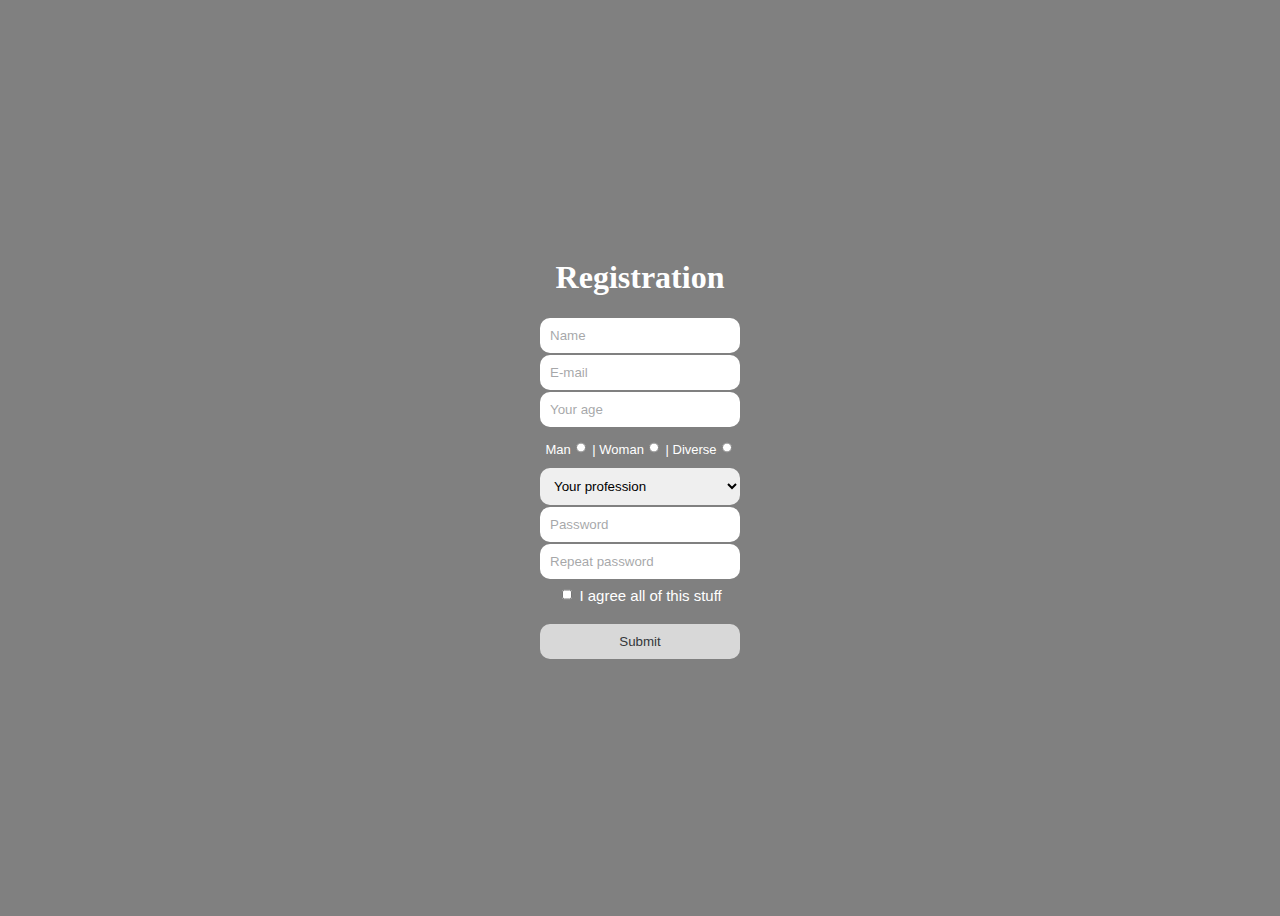
<file: REG/index.html>
<!DOCTYPE html>
<html lang="en">
<head>
    <meta charset="UTF-8">
    <meta http-equiv="X-UA-Compatible" content="IE=edge">
    <meta name="viewport" content="width=device-width, initial-scale=1.0">
    <link rel="stylesheet" href="style.css">
    <title>Login</title>
</head>
<body>
<div id="container">
    <h1>Registration</h1>
    <div class="name">
        <input type="text" id="name_input" placeholder="Name" minlength="2" maxlength="20" required>
    </div>
    <div class="email">
        <input type="email" id="email_input" placeholder="E-mail" required>
    </div>
    <div class="age">
        <input type="number" min ="0" id="age_input" placeholder="Your age" required>
    </div>
    <div class="gender">
        Man<input type="radio" name="sex" id="man" class="radio-styles"> |
        Woman<input type="radio" name="sex" id="woman" class="radio-styles"> |
        Diverse<input type="radio" name="sex" id="diverse" class="radio-styles">
    </div>
    <div class="profession">
        <select name="prof" id="profession_input" required>
            <option value="" disabled selected hidden>Your profession</option>
            <option value="1">Medizin</option>
            <option value="2">Education</option>
            <option value="3">IT</option>
            <option value="4">Design</option>
            <option value="5">Engineering</option>
            <option value="6">Trading</option>
            <option value="7">Other</option>
        </select>
    </div>
    <div class="password">
        <input type="password" id="password_input" placeholder="Password" required>
    </div>
    <div class="repeat">
        <input type="password" id="repeat_input" placeholder="Repeat password" required>
    </div>
    <div class="agree">
        <input type="checkbox" class="radio-styles" id="checkbox_input"> I agree all of this stuff
    </div>
    <div>
        <button id="validate" required>Submit</button>
    </div>

</div>
    <script src="script.js"></script>
</body>
</html>
</file>
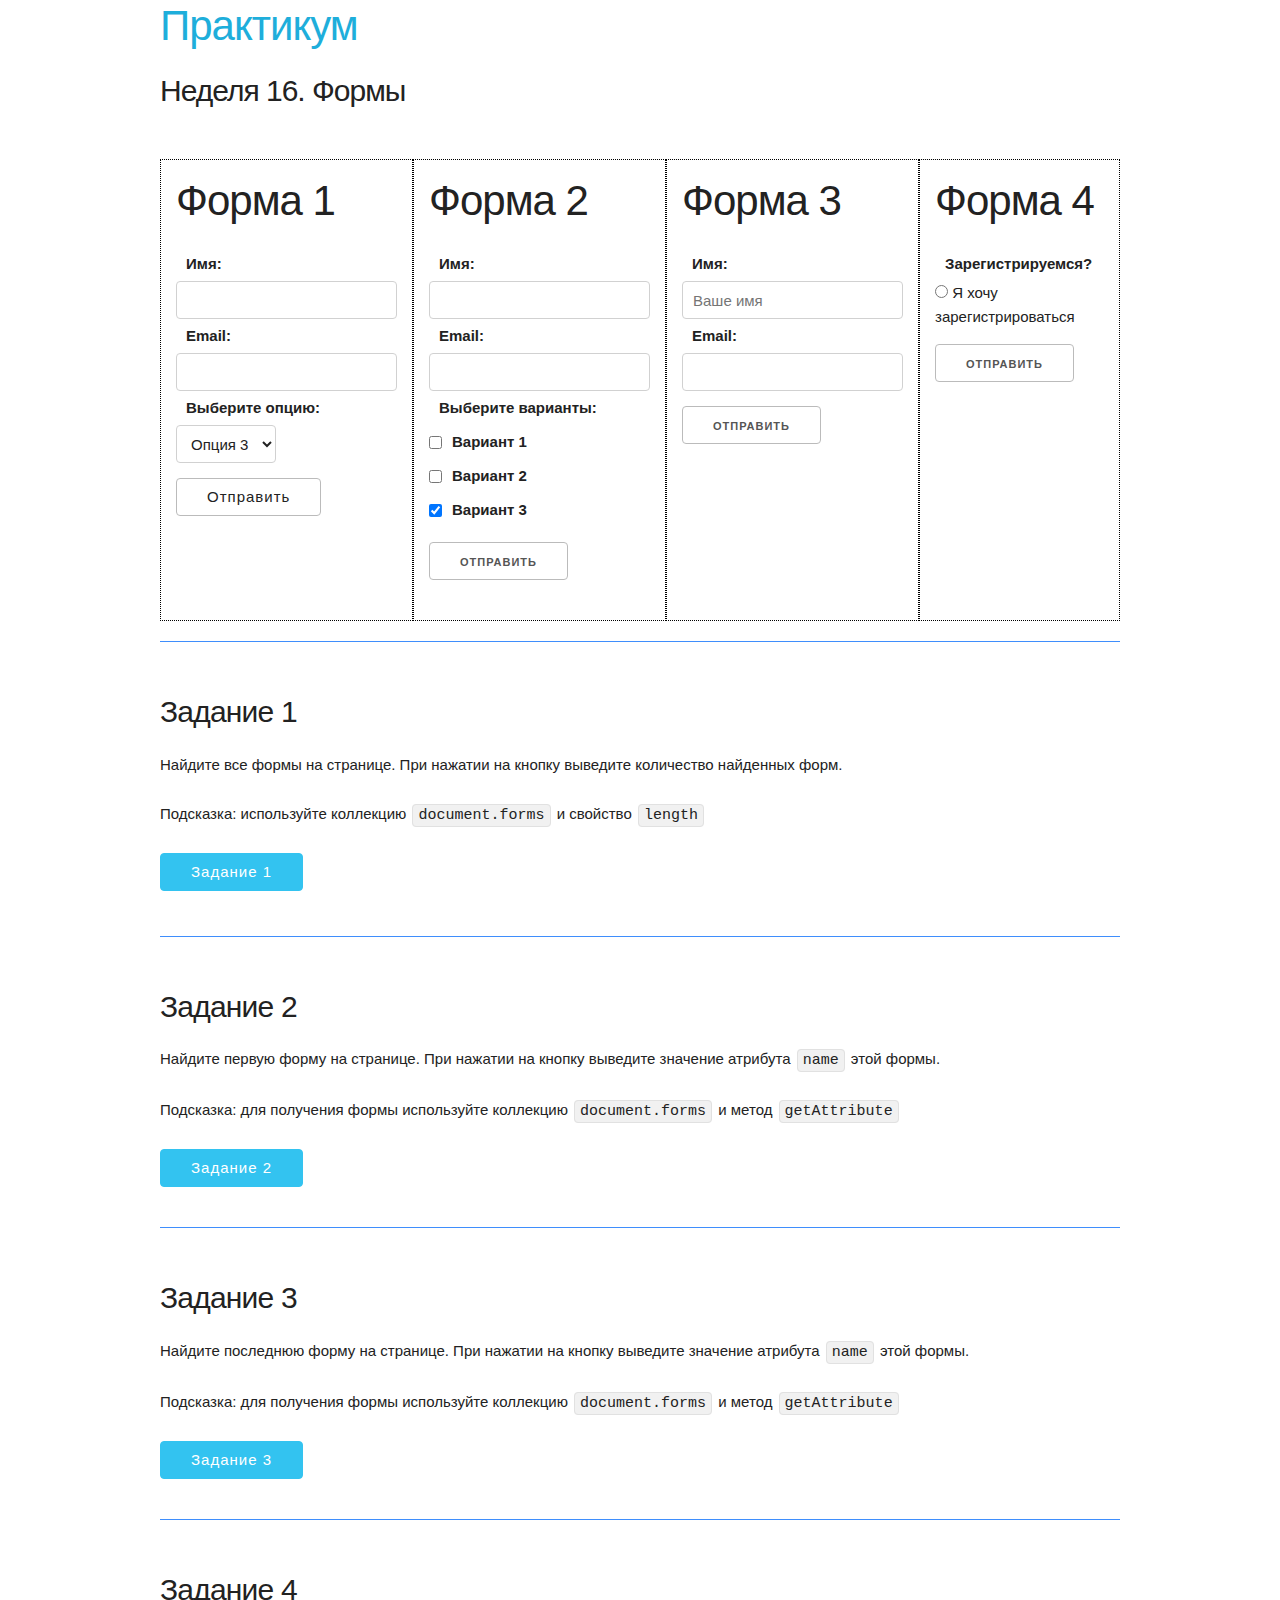
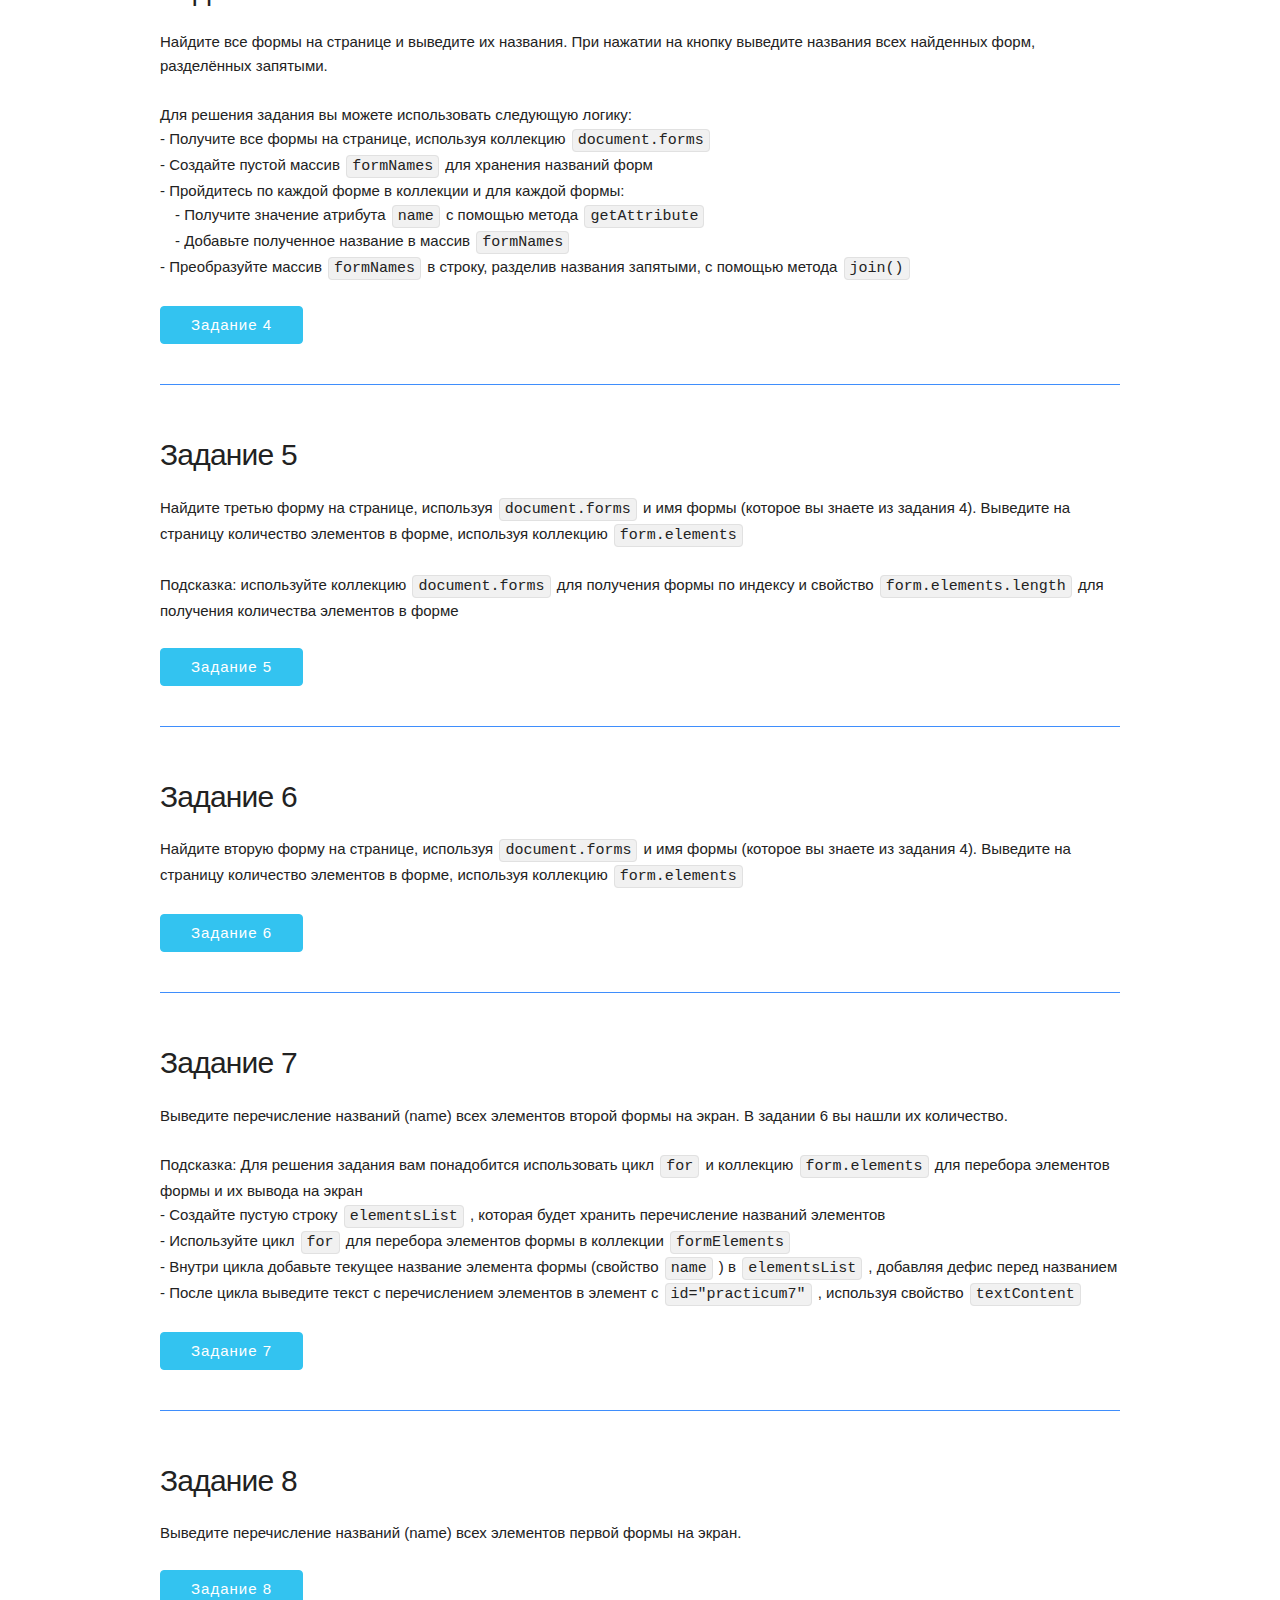
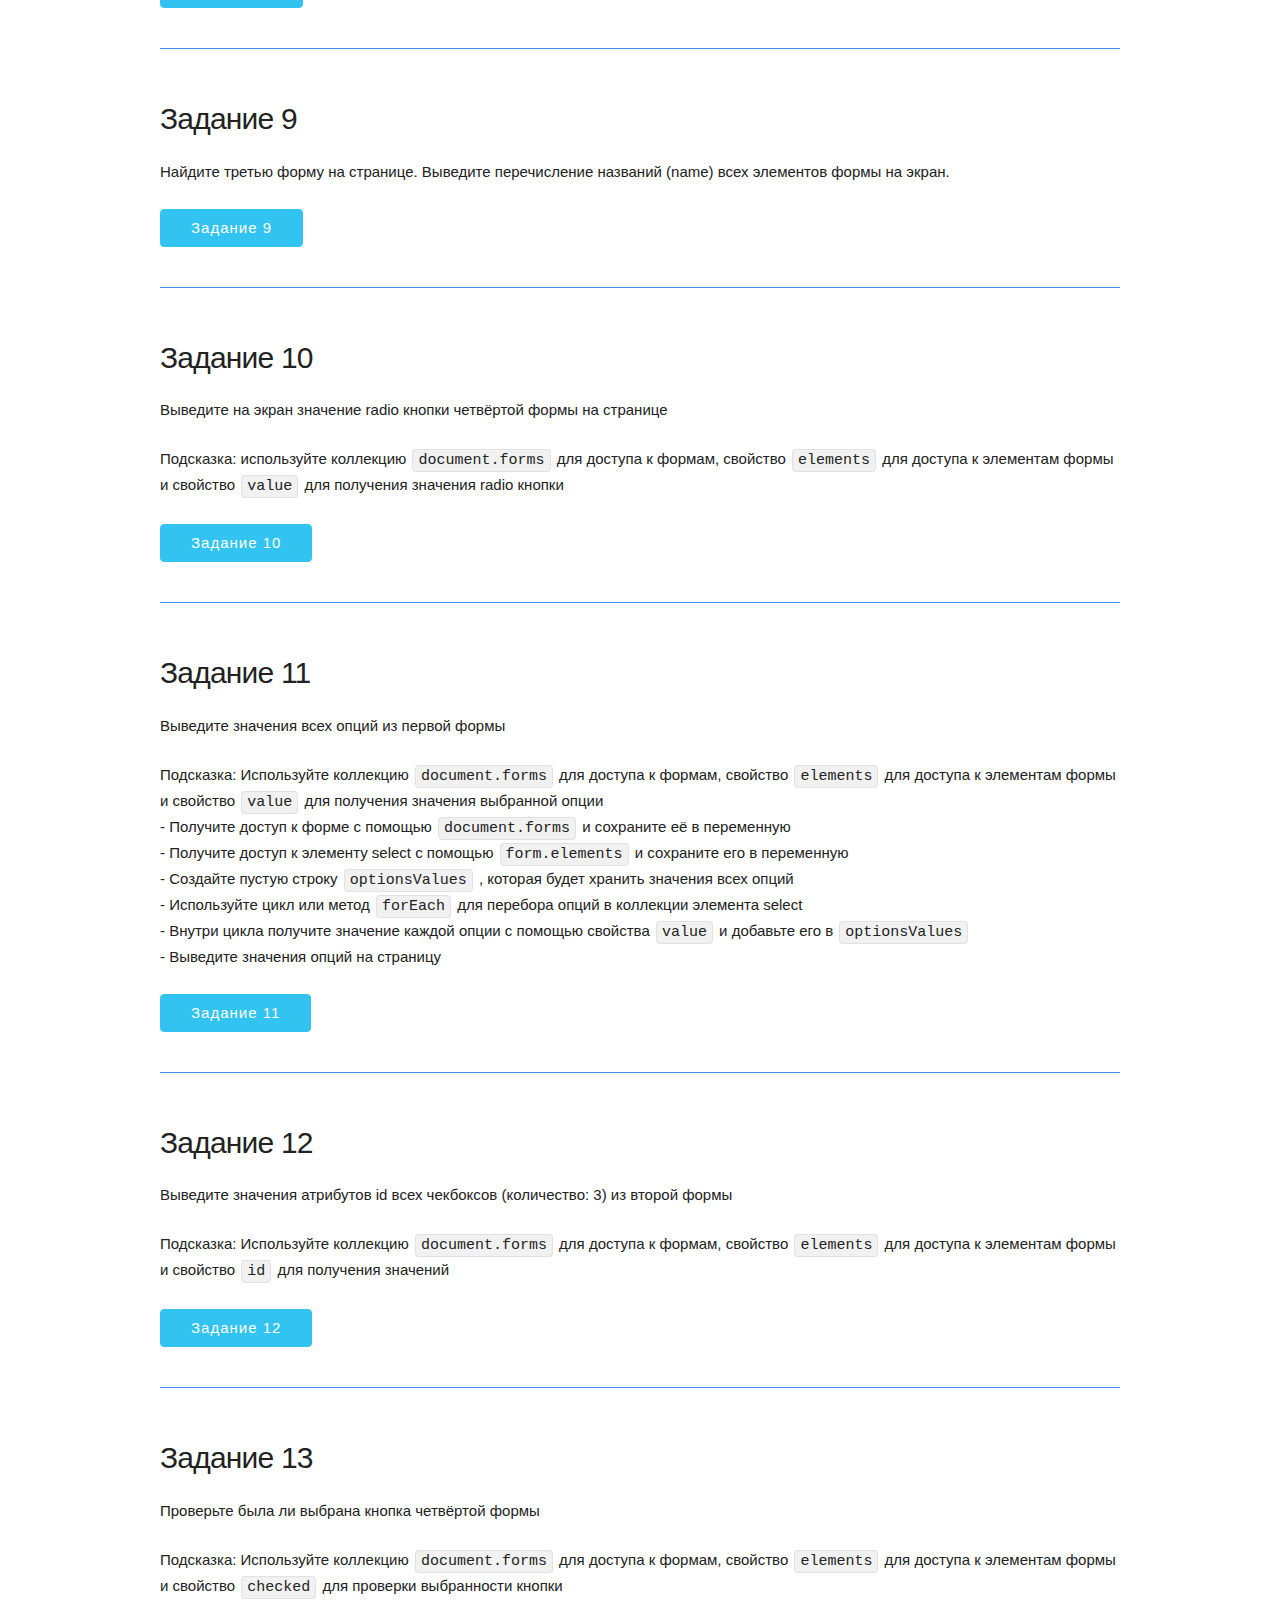
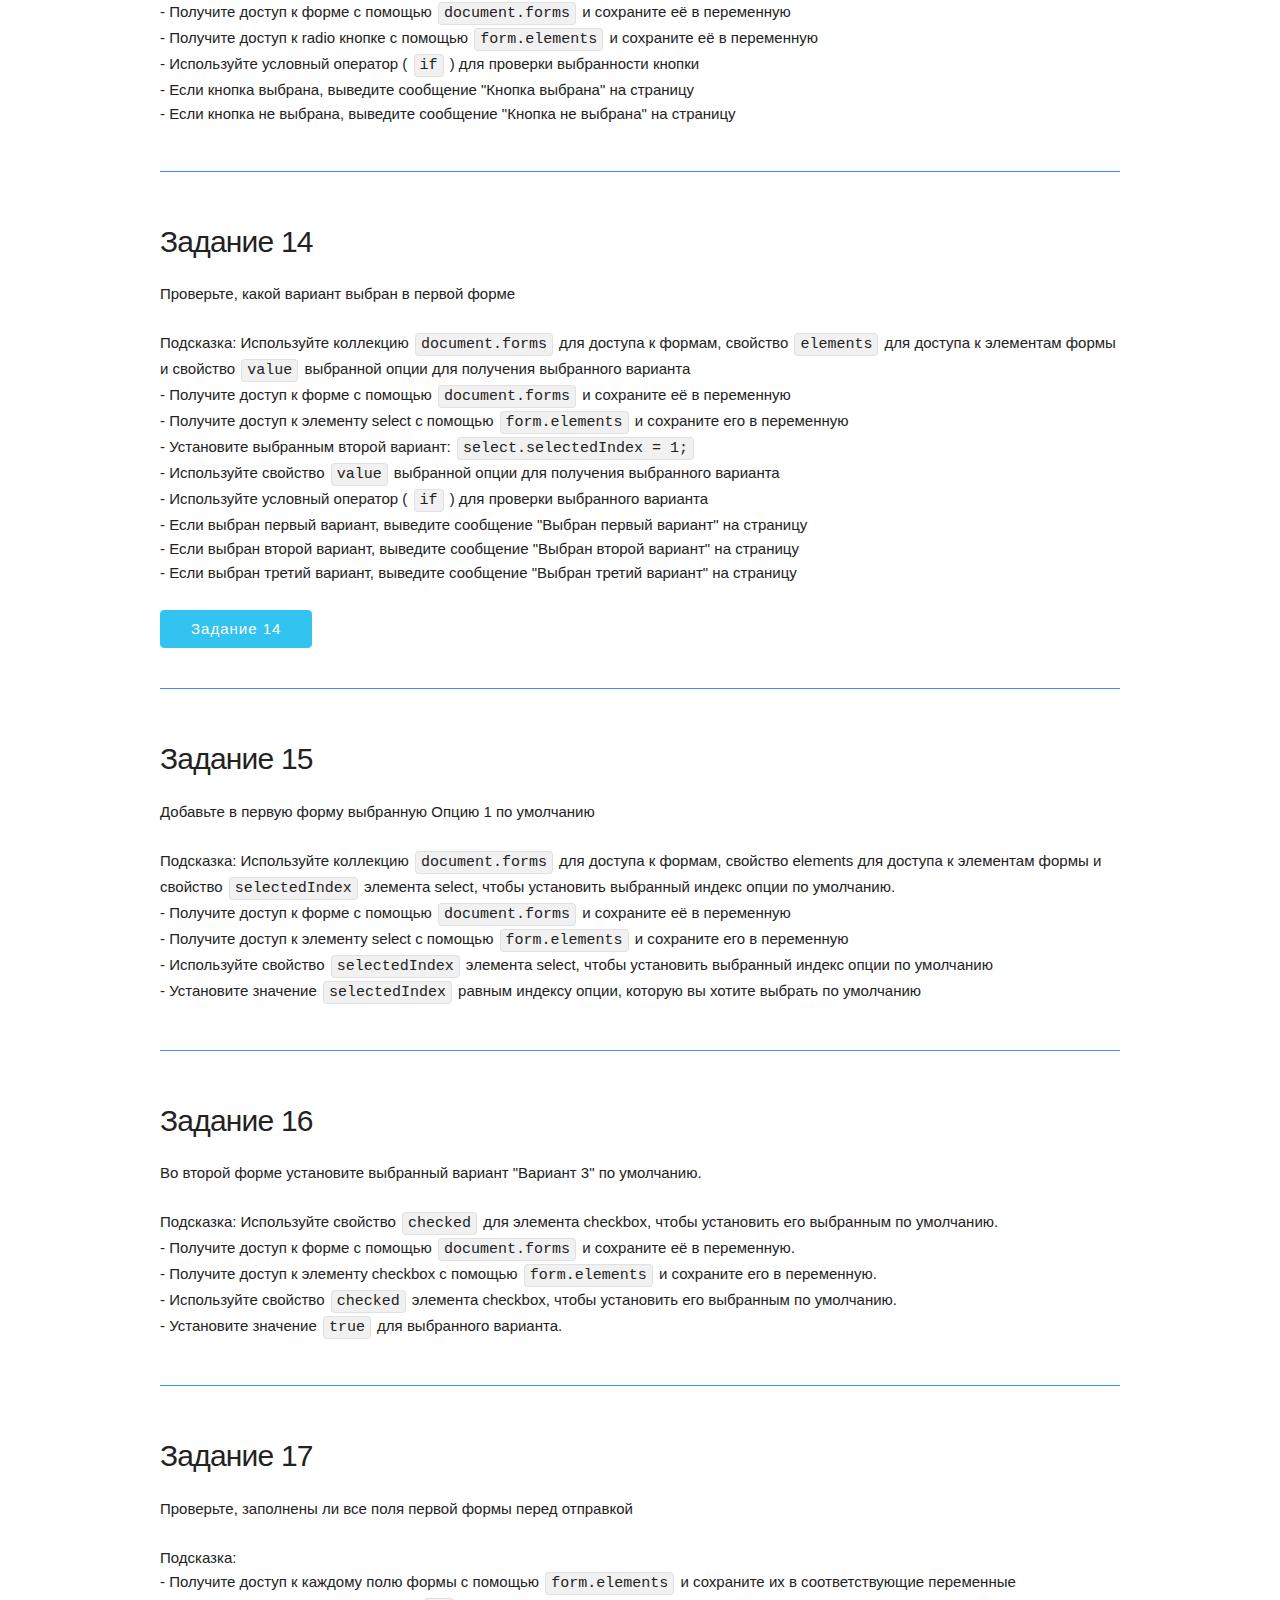
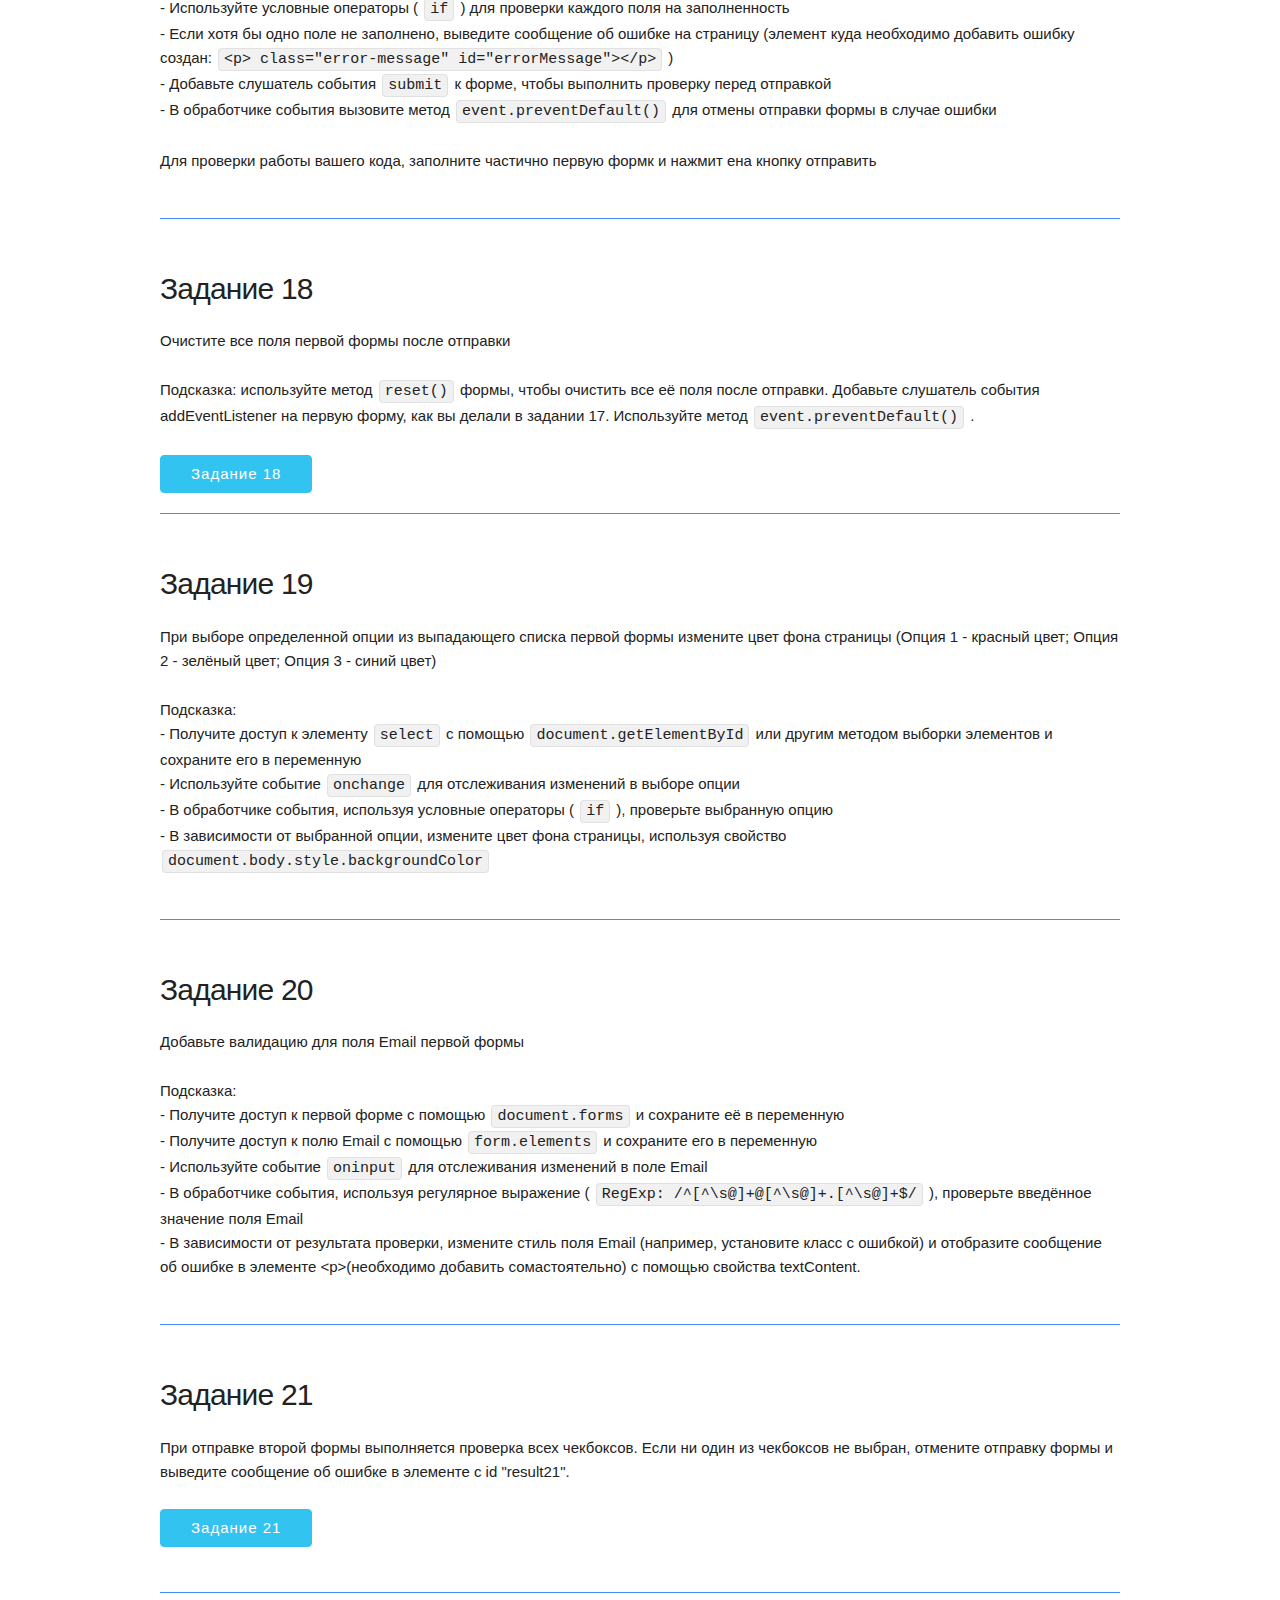
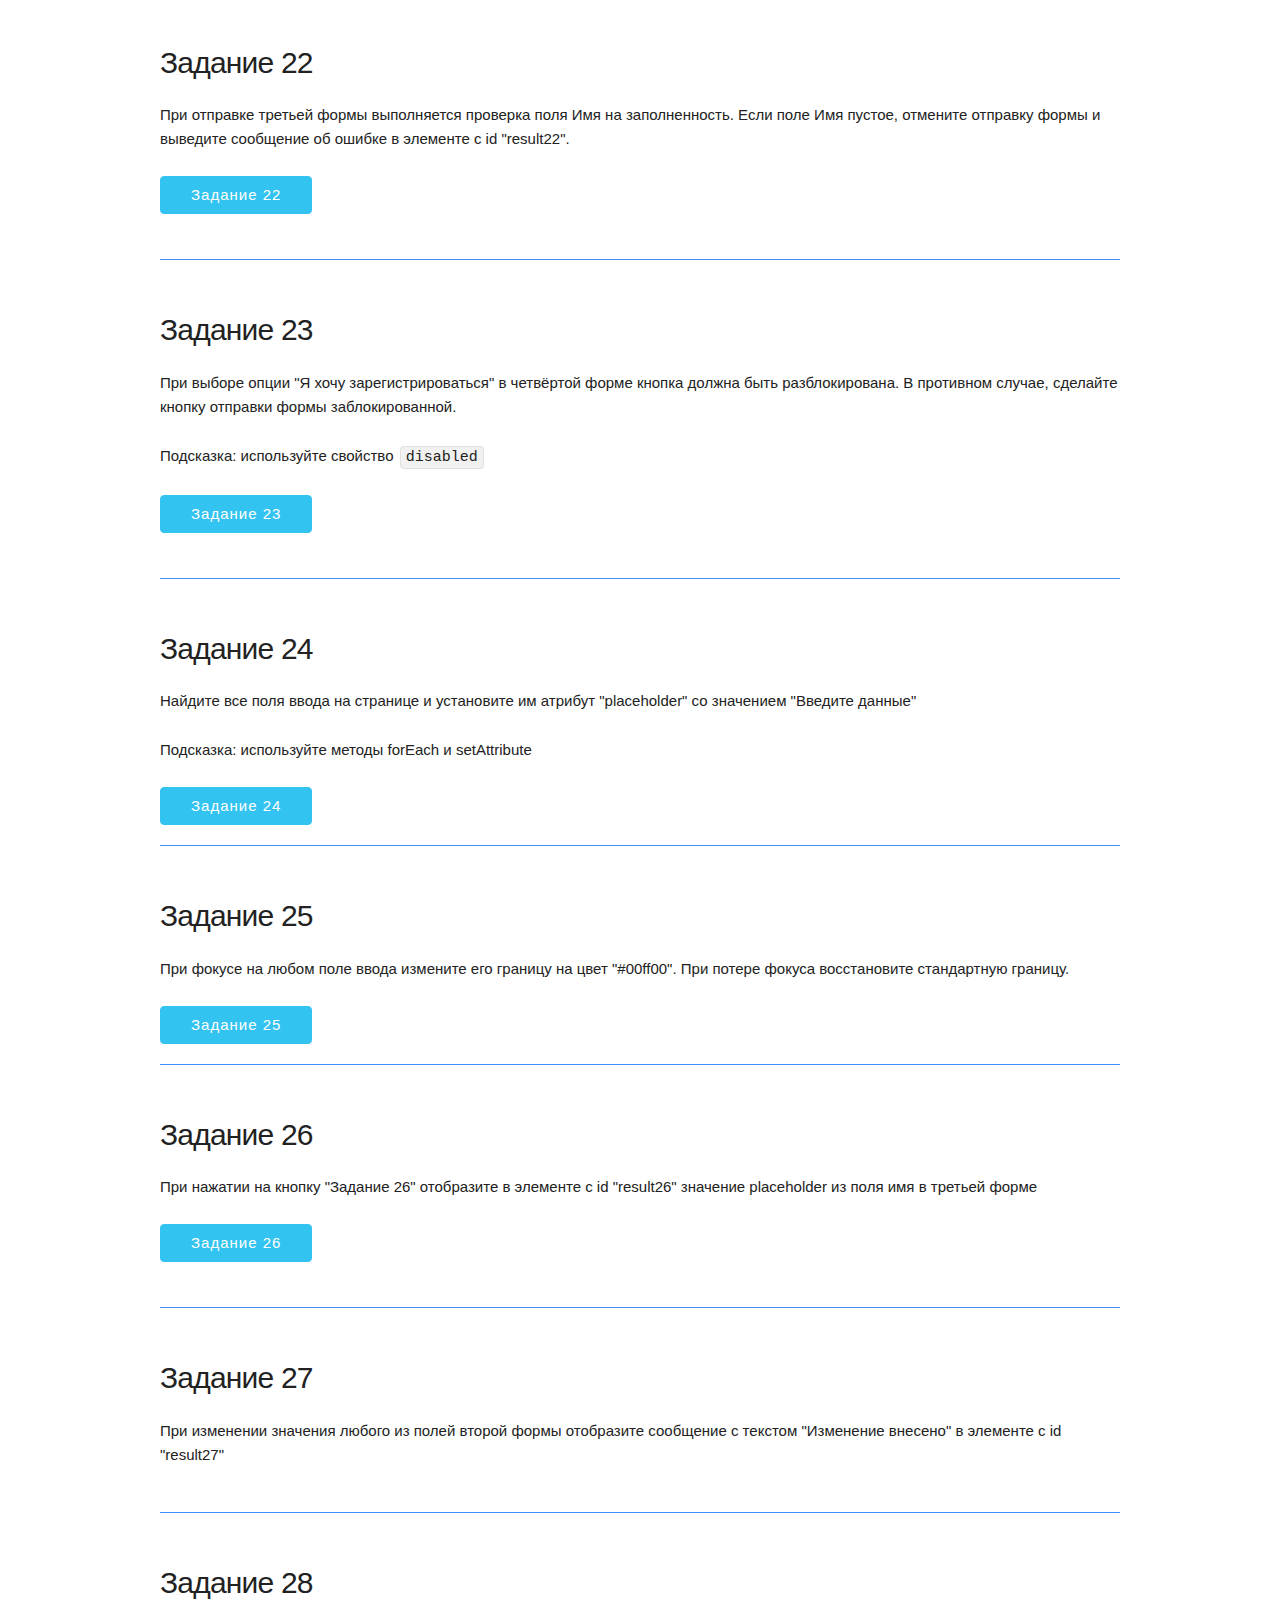
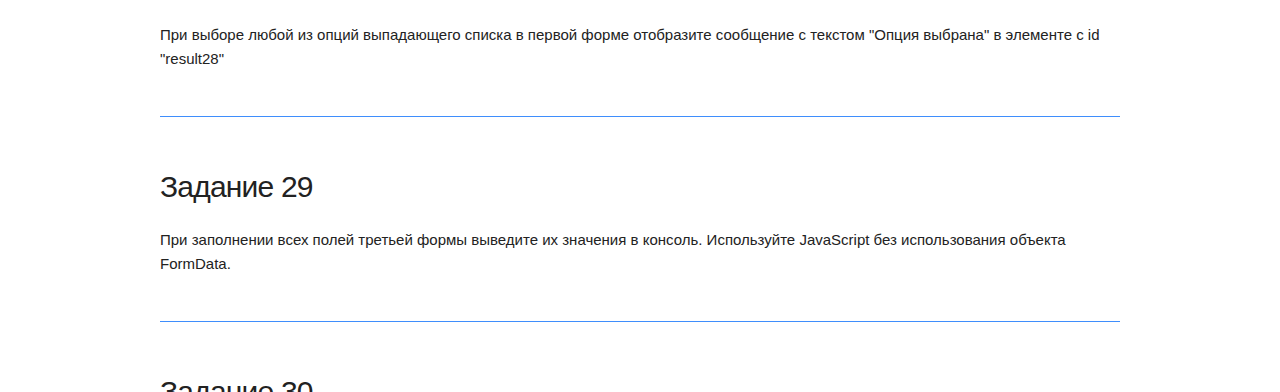
<file: week16/week16.html>
<!DOCTYPE html>
<html lang="ru">
	<head>
		<meta charset="UTF-8" />
		<meta name="viewport" content="width=device-width, initial-scale=1.0" />
		<meta http-equiv="X-UA-Compatible" content="ie=edge" />
		<title>JS 2.0. Практикум.</title>
		<link rel="stylesheet" href="./assets/style.css" />
		<link rel="stylesheet" href="assets/skeleton.css" />
		<link rel="stylesheet" href="assets/normalize.css" />
	</head>

	<body>
		<div class="container">
			<h2><a>Практикум</a></h2>
			<h1>Неделя 16. Формы</h1>

			<section class="formsAll">
				<div class="form">
					<h2>Форма 1</h2>
					<form name="formOne" class="firstForm">
						<label for="firstName" class="form__label">Имя:</label>
						<input type="text" id="firstName" name="firstName" class="form__input" />
						<br />

						<label for="firstEmail" class="form__label">Email:</label>
						<input type="email" id="firstEmail" name="firstEmail" class="form__input" placeholder=""/>
						<br />

						<label for="firstSelect" class="form__label">Выберите опцию:</label>
						<select id="firstSelect" name="firstSelect" class="form__select">
							<option value="Опция 1">Опция 1</option>
							<option value="Опция 2">Опция 2</option>
							<option value="Опция 3">Опция 3</option>
						</select>
						<br />

						<button type="submit" name="firstButton" class="form__submit">Отправить</button>
						<p class="error-message" id="errorMessage"></p>
					</form>
				</div>

				<div class="form">
					<h2>Форма 2</h2>
					<form name="formTwo" class="secondForm">
						<label for="secondName" class="form__label">Имя:</label>
						<input type="text" id="secondName" name="secondName" class="form__input" />
						<br />

						<label for="secondEmail" class="form__label">Email:</label>
						<input type="email" id="secondEmail" name="secondEmail" class="form__input" />
						<br />

						<label class="form__label">Выберите варианты:</label>

						<div class="flex">
							<input type="checkbox" id="checkbox1" name="checkboxOne" class="form__checkbox" />
							<label for="checkbox1">Вариант 1</label>
						</div>

						<div class="flex">
							<input type="checkbox" id="checkbox2" name="checkboxTwo" class="form__checkbox" />
							<label for="checkbox2">Вариант 2</label>
						</div>

						<div class="flex">
							<input type="checkbox" id="checkbox3" name="checkboxThree" class="form__checkbox" />
							<label for="checkbox3">Вариант 3</label>
						</div>

						<input name="secondButton" type="submit" value="Отправить" class="form__submit" />
					</form>
				</div>

				<div class="form">
					<h2>Форма 3</h2>
					<form name="formThree" class="thirdForm">
						<label for="thirdName" class="form__label">Имя:</label>
						<input
							type="text"
							id="thirdName"
							name="thirdName"
							class="form__input"
							placeholder="Ваше имя" />
						<br />

						<label for="thirdEmail" class="form__label">Email:</label>
						<input type="email" id="thirdEmail" name="thirdEmail" class="form__input" />
						<br />

						<input type="submit" name="thirdButton" value="Отправить" class="form__submit" />
					</form>
				</div>

				<div class="form">
					<h2>Форма 4</h2>
					<form name="lastForm" class="fourthForm">
						<label class="form__label">Зарегистрируемся?</label>
						<input
							type="radio"
							name="fourthName"
							value="Я хочу зарегистрироваться"
							class="form__input" />
						<span>Я хочу зарегистрироваться</span>
						<br />

						<input type="submit" name="fourthButton" value="Отправить" class="form__submit b-13" disabled/>
						<p id="practicum13"></p>
					</form>
				</div>
			</section>

			<section>
				<h4>Задание 1</h4>
				<p>
					Найдите все формы на странице. При нажатии на кнопку выведите количество найденных форм.
				</p>
				<p class="hint">
					Подсказка: используйте коллекцию
					<code>document.forms</code>
					и свойство
					<code>length</code>
				</p>
				<button class="button-primary b-1">Задание 1</button>
				<p id="practicum"></p>
			</section>

			<section>
				<h4>Задание 2</h4>
				<p>
					Найдите первую форму на странице. При нажатии на кнопку выведите значение атрибута
					<code>name</code>
					этой формы.
				</p>
				<p class="hint">
					Подсказка: для получения формы используйте коллекцию
					<code>document.forms</code>
					и метод
					<code>getAttribute</code>
				</p>
				<button class="button-primary b-2">Задание 2</button>
				<div class="pr"><span id="practicum2"></span></div>
			</section>

			<section>
				<h4>Задание 3</h4>
				<p>
					Найдите последнюю форму на странице. При нажатии на кнопку выведите значение атрибута
					<code>name</code>
					этой формы.
				</p>
				<p class="hint">
					Подсказка: для получения формы используйте коллекцию
					<code>document.forms</code>
					и метод
					<code>getAttribute</code>
				</p>
				<button class="button-primary b-3">Задание 3</button>
				<div class="pr"><span id="practicum3"></span></div>
			</section>

			<section>
				<h4>Задание 4</h4>
				<p>
					Найдите все формы на странице и выведите их названия. При нажатии на кнопку выведите
					названия всех найденных форм, разделённых запятыми.
				</p>
				<p class="hint">
					Для решения задания вы можете использовать следующую логику:
					<br />
					- Получите все формы на странице, используя коллекцию
					<code>document.forms</code>
					<br />
					- Создайте пустой массив
					<code>formNames</code>
					для хранения названий форм
					<br />
					- Пройдитесь по каждой форме в коллекции и для каждой формы:
					<br />
					&emsp;- Получите значение атрибута
					<code>name</code>
					с помощью метода
					<code>getAttribute</code>
					<br />
					&emsp;- Добавьте полученное название в массив
					<code>formNames</code>
					<br />
					- Преобразуйте массив
					<code>formNames</code>
					в строку, разделив названия запятыми, с помощью метода
					<code>join()</code>
					<br />
				</p>
				<button class="button-primary b-4">Задание 4</button>
				<div class="pr"><span id="practicum4"></span></div>
			</section>

			<section>
				<h4>Задание 5</h4>
				<p>
					Найдите третью форму на странице, используя
					<code>document.forms</code>
					и имя формы (которое вы знаете из задания 4). Выведите на страницу количество элементов в
					форме, используя коллекцию
					<code>form.elements</code>
				</p>
				<p class="hint">
					Подсказка: используйте коллекцию
					<code>document.forms</code>
					для получения формы по индексу и свойство
					<code>form.elements.length</code>
					для получения количества элементов в форме
				</p>
				<button class="button-primary b-5">Задание 5</button>
				<div class="pr"><span id="practicum5"></span></div>
			</section>

			<section>
				<h4>Задание 6</h4>
				<p>
					Найдите вторую форму на странице, используя
					<code>document.forms</code>
					и имя формы (которое вы знаете из задания 4). Выведите на страницу количество элементов в
					форме, используя коллекцию
					<code>form.elements</code>
				</p>
				<button class="button-primary b-6">Задание 6</button>
				<div class="pr"><span id="practicum6"></span></div>
			</section>

			<section>
				<h4>Задание 7</h4>
				<p>
					Выведите перечисление названий (name) всех элементов второй формы на экран. В задании 6 вы
					нашли их количество.
				</p>
				<p class="hint">
					Подсказка: Для решения задания вам понадобится использовать цикл
					<code>for</code>
					и коллекцию
					<code>form.elements</code>
					для перебора элементов формы и их вывода на экран
					<br />
					- Создайте пустую строку
					<code>elementsList</code>
					, которая будет хранить перечисление названий элементов
					<br />
					- Используйте цикл
					<code>for</code>
					для перебора элементов формы в коллекции
					<code>formElements</code>

					<br />
					- Внутри цикла добавьте текущее название элемента формы (свойство
					<code>name</code>
					) в
					<code>elementsList</code>
					, добавляя дефис перед названием
					<br />
					- После цикла выведите текст с перечислением элементов в элемент с
					<code>id="practicum7"</code>
					, используя свойство
					<code>textContent</code>
				</p>
				<button class="button-primary b-7">Задание 7</button>
				<div class="pr"><span id="practicum7"></span></div>
			</section>

			<section>
				<h4>Задание 8</h4>
				<p>Выведите перечисление названий (name) всех элементов первой формы на экран.</p>
				<button class="button-primary b-8">Задание 8</button>
				<div class="pr"><span id="practicum8"></span></div>
			</section>

			<section>
				<h4>Задание 9</h4>
				<p>
					Найдите третью форму на странице. Выведите перечисление названий (name) всех элементов
					формы на экран.
				</p>
				<button class="button-primary b-9">Задание 9</button>
				<div class="pr"><span id="practicum9"></span></div>
			</section>

			<section>
				<h4>Задание 10</h4>
				<p>Выведите на экран значение radio кнопки четвёртой формы на странице</p>
				<p class="hint">
					Подсказка: используйте коллекцию
					<code>document.forms</code>
					для доступа к формам, свойство
					<code>elements</code>
					для доступа к элементам формы и свойство
					<code>value</code>
					для получения значения radio кнопки
				</p>
				<button class="button-primary b-10">Задание 10</button>
				<div class="pr"><span id="practicum10"></span></div>
			</section>

			<section>
				<h4>Задание 11</h4>
				<p>Выведите значения всех опций из первой формы</p>
				<p class="hint">
					Подсказка: Используйте коллекцию
					<code>document.forms</code>
					для доступа к формам, свойство
					<code>elements</code>
					для доступа к элементам формы и свойство
					<code>value</code>
					для получения значения выбранной опции
					<br />
					- Получите доступ к форме с помощью
					<code>document.forms</code>
					и сохраните её в переменную
					<br />
					- Получите доступ к элементу select с помощью
					<code>form.elements</code>
					и сохраните его в переменную
					<br />
					- Создайте пустую строку
					<code>optionsValues</code>
					, которая будет хранить значения всех опций
					<br />
					- Используйте цикл или метод
					<code>forEach</code>
					для перебора опций в коллекции элемента select
					<br />
					- Внутри цикла получите значение каждой опции с помощью свойства
					<code>value</code>
					и добавьте его в
					<code>optionsValues</code>
					<br />
					- Выведите значения опций на страницу
				</p>
				<button class="button-primary b-11">Задание 11</button>
				<div class="pr"><span id="practicum11"></span></div>
			</section>

			<section>
				<h4>Задание 12</h4>
				<p>Выведите значения атрибутов id всех чекбоксов (количество: 3) из второй формы</p>
				<p class="hint">
					Подсказка: Используйте коллекцию
					<code>document.forms</code>
					для доступа к формам, свойство
					<code>elements</code>
					для доступа к элементам формы и свойство
					<code>id</code>
					для получения значений
					<br />
				</p>
				<button class="button-primary b-12">Задание 12</button>
				<div class="pr"><span id="practicum12"></span></div>
			</section>

			<section>
				<h4>Задание 13</h4>
				<p>Проверьте была ли выбрана кнопка четвёртой формы</p>
				<p class="hint">
					Подсказка: Используйте коллекцию
					<code>document.forms</code>
					для доступа к формам, свойство
					<code>elements</code>
					для доступа к элементам формы и свойство
					<code>checked</code>
					для проверки выбранности кнопки
					<br />
					- Получите доступ к форме с помощью
					<code>document.forms</code>
					и сохраните её в переменную
					<br />
					- Получите доступ к radio кнопке с помощью
					<code>form.elements</code>
					и сохраните её в переменную
					<br />
					- Используйте условный оператор (
					<code>if</code>
					) для проверки выбранности кнопки
					<br />
					- Если кнопка выбрана, выведите сообщение "Кнопка выбрана" на страницу
					<br />
					- Если кнопка не выбрана, выведите сообщение "Кнопка не выбрана" на страницу
				</p>
			</section>

			<section>
				<h4>Задание 14</h4>
				<p>Проверьте, какой вариант выбран в первой форме</p>
				<p class="hint">
					Подсказка: Используйте коллекцию
					<code>document.forms</code>
					для доступа к формам, свойство
					<code>elements</code>
					для доступа к элементам формы и свойство
					<code>value</code>
					выбранной опции для получения выбранного варианта
					<br />
					- Получите доступ к форме с помощью
					<code>document.forms</code>
					и сохраните её в переменную
					<br />
					- Получите доступ к элементу select с помощью
					<code>form.elements</code>
					и сохраните его в переменную
					<br />
					- Установите выбранным второй вариант:
					<code>select.selectedIndex = 1;</code>
					<br />
					- Используйте свойство
					<code>value</code>
					выбранной опции для получения выбранного варианта
					<br />
					- Используйте условный оператор (
					<code>if</code>
					) для проверки выбранного варианта
					<br />
					- Если выбран первый вариант, выведите сообщение "Выбран первый вариант" на страницу
					<br />
					- Если выбран второй вариант, выведите сообщение "Выбран второй вариант" на страницу
					<br />
					- Если выбран третий вариант, выведите сообщение "Выбран третий вариант" на страницу
				</p>
				<button class="button-primary b-14">Задание 14</button>
				<div class="pr"><span id="practicum14"></span></div>
			</section>

			<section>
				<h4>Задание 15</h4>
				<p>Добавьте в первую форму выбранную Опцию 1 по умолчанию</p>
				<p class="hint">
					Подсказка: Используйте коллекцию
					<code>document.forms</code>
					для доступа к формам, свойство elements для доступа к элементам формы и свойство
					<code>selectedIndex</code>
					элемента select, чтобы установить выбранный индекс опции по умолчанию.
					<br />
					- Получите доступ к форме с помощью
					<code>document.forms</code>
					и сохраните её в переменную
					<br />
					- Получите доступ к элементу select с помощью
					<code>form.elements</code>
					и сохраните его в переменную
					<br />
					- Используйте свойство
					<code>selectedIndex</code>
					элемента select, чтобы установить выбранный индекс опции по умолчанию
					<br />
					- Установите значение
					<code>selectedIndex</code>
					равным индексу опции, которую вы хотите выбрать по умолчанию
				</p>
			</section>

			<section>
				<h4>Задание 16</h4>
				<p>Во второй форме установите выбранный вариант "Вариант 3" по умолчанию.</p>
				<p class="hint">
					Подсказка: Используйте свойство
					<code>checked</code>
					для элемента checkbox, чтобы установить его выбранным по умолчанию.
					<br />
					- Получите доступ к форме с помощью
					<code>document.forms</code>
					и сохраните её в переменную.
					<br />
					- Получите доступ к элементу checkbox с помощью
					<code>form.elements</code>
					и сохраните его в переменную.
					<br />
					- Используйте свойство
					<code>checked</code>
					элемента checkbox, чтобы установить его выбранным по умолчанию.
					<br />
					- Установите значение
					<code>true</code>
					для выбранного варианта.
				</p>
			</section>

			<section>
				<h4>Задание 17</h4>
				<p>Проверьте, заполнены ли все поля первой формы перед отправкой</p>
				<p class="hint">
					Подсказка:
					<br />
					- Получите доступ к каждому полю формы с помощью
					<code>form.elements</code>
					и сохраните их в соответствующие переменные
					<br />
					- Используйте условные операторы (
					<code>if</code>
					) для проверки каждого поля на заполненность
					<br />
					- Если хотя бы одно поле не заполнено, выведите сообщение об ошибке на страницу (элемент
					куда необходимо добавить ошибку создан:
					<code>&lt;p&gt; class="error-message" id="errorMessage">&lt;/p&gt;</code>
					)
					<br />
					- Добавьте слушатель события
					<code>submit</code>
					к форме, чтобы выполнить проверку перед отправкой
					<br />
					- В обработчике события вызовите метод
					<code>event.preventDefault()</code>
					для отмены отправки формы в случае ошибки
				</p>
				<p>
					Для проверки работы вашего кода, заполните частично первую формк и нажмит ена кнопку
					отправить
				</p>
			</section>

			<section>
				<h4>Задание 18</h4>
				<p>Очистите все поля первой формы после отправки</p>
				<p class="hint">
					Подсказка: используйте метод
					<code>reset()</code>
					формы, чтобы очистить все её поля после отправки. Добавьте слушатель события
					addEventListener на первую форму, как вы делали в задании 17. Используйте метод
					<code>event.preventDefault()</code>
					.
				</p>
				<button class="button-primary b-18">Задание 18</button>
			</section>

			<section>
				<h4>Задание 19</h4>
				<p>
					При выборе определенной опции из выпадающего списка первой формы измените цвет фона
					страницы (Опция 1 - красный цвет; Опция 2 - зелёный цвет; Опция 3 - синий цвет)
				</p>
				<p class="hint">
					Подсказка:
					<br />
					- Получите доступ к элементу
					<code>select</code>
					с помощью
					<code>document.getElementById</code>
					или другим методом выборки элементов и сохраните его в переменную
					<br />
					- Используйте событие
					<code>onchange</code>
					для отслеживания изменений в выборе опции
					<br />
					- В обработчике события, используя условные операторы (
					<code>if</code>
					), проверьте выбранную опцию
					<br />
					- В зависимости от выбранной опции, измените цвет фона страницы, используя свойство
					<code>document.body.style.backgroundColor</code>
				</p>
			</section>

			<section>
				<h4>Задание 20</h4>
				<p>Добавьте валидацию для поля Email первой формы</p>
				<p class="hint">
					Подсказка:
					<br />
					- Получите доступ к первой форме с помощью
					<code>document.forms</code>
					и сохраните её в переменную
					<br />
					- Получите доступ к полю Email с помощью
					<code>form.elements</code>
					и сохраните его в переменную
					<br />
					- Используйте событие
					<code>oninput</code>
					для отслеживания изменений в поле Email
					<br />
					- В обработчике события, используя регулярное выражение (
					<code>RegExp: /^[^\s@]+@[^\s@]+.[^\s@]+$/</code>
					), проверьте введённое значение поля Email
					<br />
					- В зависимости от результата проверки, измените стиль поля Email (например, установите
					класс с ошибкой) и отобразите сообщение об ошибке в элементе &lt;p&gt;(необходимо добавить
					сомастоятельно) с помощью свойства textContent.
				</p>
			</section>

			<section>
				<h4>Задание 21</h4>
				<p>
					При отправке второй формы выполняется проверка всех чекбоксов. Если ни один из чекбоксов
					не выбран, отмените отправку формы и выведите сообщение об ошибке в элементе с id
					"result21".
				</p>
				<button class="button-primary b-21">Задание 21</button>
				<p class="pr" id="result21"></p>
			</section>

			<section>
				<h4>Задание 22</h4>
				<p>
					При отправке третьей формы выполняется проверка поля Имя на заполненность. Если поле Имя
					пустое, отмените отправку формы и выведите сообщение об ошибке в элементе с id "result22".
				</p>
				<button class="button-primary b-22">Задание 22</button>
				<p class="pr" id="result22"></p>
			</section>

			<section>
				<h4>Задание 23</h4>
				<p>
					При выборе опции "Я хочу зарегистрироваться" в четвёртой форме кнопка должна быть
					разблокирована. В противном случае, сделайте кнопку отправки формы заблокированной.
				</p>
				<p class="hint">
					Подсказка: используйте свойство
					<code>disabled</code>
				</p>
				<button class="button-primary b-23">Задание 23</button>
				<p class="pr" id="result23"></p>
			</section>

			<section>
				<h4>Задание 24</h4>
				<p>
					Найдите все поля ввода на странице и установите им атрибут "placeholder" со значением
					"Введите данные"
				</p>
				<p class="hint">Подсказка: используйте методы forEach и setAttribute</p>
				<button class="button-primary b-24">Задание 24</button>
			</section>

			<section>
				<h4>Задание 25</h4>
				<p>
					При фокусе на любом поле ввода измените его границу на цвет "#00ff00". При потере фокуса
					восстановите стандартную границу.
				</p>
				<button class="button-primary b-25">Задание 25</button>
			</section>

			<section>
				<h4>Задание 26</h4>
				<p>
					При нажатии на кнопку "Задание 26" отобразите в элементе с id "result26" значение
					placeholder из поля имя в третьей форме
				</p>
				<button class="button-primary b-26">Задание 26</button>
				<p class="pr" id="result26"></p>
			</section>

			<section>
				<h4>Задание 27</h4>
				<p>
					При изменении значения любого из полей второй формы отобразите сообщение с текстом
					"Изменение внесено" в элементе с id "result27"
				</p>
				<p class="pr" id="result27"></p>
			</section>

			<section>
				<h4>Задание 28</h4>
				<p>
					При выборе любой из опций выпадающего списка в первой форме отобразите сообщение с текстом
					"Опция выбрана" в элементе с id "result28"
				</p>
				<p class="pr" id="result28"></p>
			</section>

			<section>
				<h4>Задание 29</h4>
				<p>
					При заполнении всех полей третьей формы выведите их значения в консоль. Используйте
					JavaScript без использования объекта FormData.
				</p>
			</section>

			<section>
				<h4>Задание 30</h4>
				<p>При отправке второй формы выведите значения выбранных вариантов в консоль</p>
				<p class="pr" id="result30"></p>
			</section>
		</div>

		<script src="./week16.js"></script>
	</body>
</html>
</file>
<file: REG/style.css>
#container{
    display: flex;
    align-items: center;
    justify-content: center;
    height: 100vh;
    flex-direction: column;
}
body{
    background-color: gray;
}
select {
    padding:10px;
    border-radius:10px;
    border: 0;
    width: 200px;
}
input {
    padding:10px;
    border-radius:10px;
    border: 0;
    width: 180px;
}
input::placeholder {
    color: #212529;
    opacity: 0.4;
}
input.radio-styles{
    width: 10px;
}
.gender{
    margin: 10px;
    color: white;
    font-family: Arial, Helvetica, sans-serif;
    font-size: small;
}
h1{
    color: white;
}
.name{
    margin: 1px;
}
.email{
    margin: 1px;
}
.age{
    margin: 1px;
}
.profession {
    margin: 1px;
}
.password{
    margin: 1px;
}
.repeat{
    margin: 1px;
}
.agree{
    margin-top: 5px;
    color: white;
    font-family: Arial, Helvetica, sans-serif;
    font-size: 15px;
}

button{
    padding:10px;
    margin: 20px;
    border-radius:10px;
    border: 0;
    width: 200px;
    color: #212529;
    opacity: 0.8;
}
</file>
<file: week16/assets/style.css>
body {
	font-size: 18px;
}

h1 {
	font-size: 2.5rem;
}

h2 {
	font-size: 2.1rem;
}

h3 {
	font-size: 1.9rem;
}

h4 {
	font-size: 1.2rem;
	font-weight: bold;
}

h1.site-title {
	font-size: 1.5rem;
}
h2.site-title {
	font-size: 1.3rem;
}

section h3 {
	font-size: 1.1rem;
	text-transform: uppercase;
}

section {
	margin: 30px 0;
	padding: 20px 0;
	border-bottom: 1px solid #3f8efc;
}

.out-1,
.out-2,
.out-3,
.out-4,
.out-5,
.out-6,
.out-7,
.out-8,
.out-9,
.out-10,
.out-11,
.out-12,
.out-13,
.out-14,
.out-15,
.out-16,
.out-17,
.out-18,
.out-19,
.out-20,
.out-21,
.out-22,
.out-23,
.out-24,
.out-25,
.out-26,
.out-27,
.out-28,
.out-29,
.out-30 {
	background: #dcdcdc;
	padding: 10px;
}

.text-orange {
	color: orange;
}

.bg-orange {
	background: orange;
}

pre {
	background: #bfd8ff;
	padding: 10px;
}

pre,
blockquote,
dl,
figure,
table,
p,
ul,
ol,
form {
	margin-bottom: 1.5rem;
}

.cd {
	font-family: monospace;
	background: aliceblue;
	padding-left: 15px;
	border-left: 2px solid #33c3f0;
}

div.section {
	border-top: 1px solid #c0c0c0;
	border-bottom: 1px solid #c0c0c0;
	margin: 20px 0;
	padding: 20px 0;
}

#practicum,
.pr,
#practicum4 {
	margin-top: 20px;
}

.resizeable {
	background-color: #3f8efc;
	width: 200px;
	height: 100px;
	transition: width 0.3s, height 0.3s;
	cursor: pointer;
}

.resizeable.large {
	background-color: #33c3f0;
	width: 400px;
	height: 200px;
}

.practicum15 {
	border: 2px solid black;
	background-color: red;
	width: 200px;
	height: 100px;
}

#practicum15,
#practicum17 {
	border: 2px solid black;
	width: 200px;
	height: 100px;
}

.high {
	background-color: yellow;
	width: 200px;
	height: 100px;
}

.practicum16 {
	width: 200px;
	height: 100px;
	background-color: red;
}

.color {
	background-color: pink;
}

.active {
	color: red;
}

.parent {
	padding: 10px;
}

.formsAll {
	display: flex;
	justify-content: space-between;
}

.form {
	border: 1px dotted black;
	padding: 15px;
}

.flex {
	display: flex;
	align-items: center;
}

label {
	padding: 5px 0 0 10px;
}

.fourthName {
	color: grey;
}

.error-message {
	width: 180px;
	color: red;
}

.form__submit {
	margin-top: 15px;
}
</file>
<file: week16/assets/skeleton.css>
/*
* Skeleton V2.0.4
* Copyright 2014, Dave Gamache
* www.getskeleton.com
* Free to use under the MIT license.
* http://www.opensource.org/licenses/mit-license.php
* 12/29/2014
*/


/* Table of contents
––––––––––––––––––––––––––––––––––––––––––––––––––
- Grid
- Base Styles
- Typography
- Links
- Buttons
- Forms
- Lists
- Code
- Tables
- Spacing
- Utilities
- Clearing
- Media Queries
*/


/* Grid
–––––––––––––––––––––––––––––––––––––––––––––––––– */
.container {
  position: relative;
  width: 100%;
  max-width: 960px;
  margin: 0 auto;
  padding: 0 20px;
  box-sizing: border-box; }
.column,
.columns {
  width: 100%;
  float: left;
  box-sizing: border-box; }

/* For devices larger than 400px */
@media (min-width: 400px) {
  .container {
    width: 85%;
    padding: 0; }
}

/* For devices larger than 550px */
@media (min-width: 550px) {
  .container {
    width: 80%; }
  .column,
  .columns {
    margin-left: 4%; }
  .column:first-child,
  .columns:first-child {
    margin-left: 0; }

  .one.column,
  .one.columns                    { width: 4.66666666667%; }
  .two.columns                    { width: 13.3333333333%; }
  .three.columns                  { width: 22%;            }
  .four.columns                   { width: 30.6666666667%; }
  .five.columns                   { width: 39.3333333333%; }
  .six.columns                    { width: 48%;            }
  .seven.columns                  { width: 56.6666666667%; }
  .eight.columns                  { width: 65.3333333333%; }
  .nine.columns                   { width: 74.0%;          }
  .ten.columns                    { width: 82.6666666667%; }
  .eleven.columns                 { width: 91.3333333333%; }
  .twelve.columns                 { width: 100%; margin-left: 0; }

  .one-third.column               { width: 30.6666666667%; }
  .two-thirds.column              { width: 65.3333333333%; }

  .one-half.column                { width: 48%; }

  /* Offsets */
  .offset-by-one.column,
  .offset-by-one.columns          { margin-left: 8.66666666667%; }
  .offset-by-two.column,
  .offset-by-two.columns          { margin-left: 17.3333333333%; }
  .offset-by-three.column,
  .offset-by-three.columns        { margin-left: 26%;            }
  .offset-by-four.column,
  .offset-by-four.columns         { margin-left: 34.6666666667%; }
  .offset-by-five.column,
  .offset-by-five.columns         { margin-left: 43.3333333333%; }
  .offset-by-six.column,
  .offset-by-six.columns          { margin-left: 52%;            }
  .offset-by-seven.column,
  .offset-by-seven.columns        { margin-left: 60.6666666667%; }
  .offset-by-eight.column,
  .offset-by-eight.columns        { margin-left: 69.3333333333%; }
  .offset-by-nine.column,
  .offset-by-nine.columns         { margin-left: 78.0%;          }
  .offset-by-ten.column,
  .offset-by-ten.columns          { margin-left: 86.6666666667%; }
  .offset-by-eleven.column,
  .offset-by-eleven.columns       { margin-left: 95.3333333333%; }

  .offset-by-one-third.column,
  .offset-by-one-third.columns    { margin-left: 34.6666666667%; }
  .offset-by-two-thirds.column,
  .offset-by-two-thirds.columns   { margin-left: 69.3333333333%; }

  .offset-by-one-half.column,
  .offset-by-one-half.columns     { margin-left: 52%; }

}


/* Base Styles
–––––––––––––––––––––––––––––––––––––––––––––––––– */
/* NOTE
html is set to 62.5% so that all the REM measurements throughout Skeleton
are based on 10px sizing. So basically 1.5rem = 15px :) */
html {
  font-size: 62.5%; }
body {
  font-size: 1.5em; /* currently ems cause chrome bug misinterpreting rems on body element */
  line-height: 1.6;
  font-weight: 400;
  font-family: "Raleway", "HelveticaNeue", "Helvetica Neue", Helvetica, Arial, sans-serif;
  color: #222; }


/* Typography
–––––––––––––––––––––––––––––––––––––––––––––––––– */
h1, h2, h3, h4, h5, h6 {
  margin-top: 0;
  margin-bottom: 2rem;
  font-weight: 300; }
h1 { font-size: 4.0rem; line-height: 1.2;  letter-spacing: -.1rem;}
h2 { font-size: 3.6rem; line-height: 1.25; letter-spacing: -.1rem; }
h3 { font-size: 3.0rem; line-height: 1.3;  letter-spacing: -.1rem; }
h4 { font-size: 2.4rem; line-height: 1.35; letter-spacing: -.08rem; }
h5 { font-size: 1.8rem; line-height: 1.5;  letter-spacing: -.05rem; }
h6 { font-size: 1.5rem; line-height: 1.6;  letter-spacing: 0; }

/* Larger than phablet */
@media (min-width: 550px) {
  h1 { font-size: 5.0rem; }
  h2 { font-size: 4.2rem; }
  h3 { font-size: 3.6rem; }
  h4 { font-size: 3.0rem; }
  h5 { font-size: 2.4rem; }
  h6 { font-size: 1.5rem; }
}

p {
  margin-top: 0; }


/* Links
–––––––––––––––––––––––––––––––––––––––––––––––––– */
a {
  color: #1EAEDB; }
a:hover {
  color: #0FA0CE; }


/* Buttons
–––––––––––––––––––––––––––––––––––––––––––––––––– */
.button,
button,
input[type="submit"],
input[type="reset"],
input[type="button"] {
  display: inline-block;
  height: 38px;
  padding: 0 30px;
  color: #555;
  text-align: center;
  font-size: 11px;
  font-weight: 600;
  line-height: 38px;
  letter-spacing: .1rem;
  text-transform: uppercase;
  text-decoration: none;
  white-space: nowrap;
  background-color: transparent;
  border-radius: 4px;
  border: 1px solid #bbb;
  cursor: pointer;
  box-sizing: border-box; }
.button:hover,
button:hover,
input[type="submit"]:hover,
input[type="reset"]:hover,
input[type="button"]:hover,
.button:focus,
button:focus,
input[type="submit"]:focus,
input[type="reset"]:focus,
input[type="button"]:focus {
  color: #333;
  border-color: #888;
  outline: 0; }
.button.button-primary,
button.button-primary,
input[type="submit"].button-primary,
input[type="reset"].button-primary,
input[type="button"].button-primary {
  color: #FFF;
  background-color: #33C3F0;
  border-color: #33C3F0; }
.button.button-primary:hover,
button.button-primary:hover,
input[type="submit"].button-primary:hover,
input[type="reset"].button-primary:hover,
input[type="button"].button-primary:hover,
.button.button-primary:focus,
button.button-primary:focus,
input[type="submit"].button-primary:focus,
input[type="reset"].button-primary:focus,
input[type="button"].button-primary:focus {
  color: #FFF;
  background-color: #1EAEDB;
  border-color: #1EAEDB; }


/* Forms
–––––––––––––––––––––––––––––––––––––––––––––––––– */
input[type="email"],
input[type="number"],
input[type="search"],
input[type="text"],
input[type="tel"],
input[type="url"],
input[type="password"],
textarea,
select {
  height: 38px;
  padding: 6px 10px; /* The 6px vertically centers text on FF, ignored by Webkit */
  background-color: #fff;
  border: 1px solid #D1D1D1;
  border-radius: 4px;
  box-shadow: none;
  box-sizing: border-box; }
/* Removes awkward default styles on some inputs for iOS */
input[type="email"],
input[type="number"],
input[type="search"],
input[type="text"],
input[type="tel"],
input[type="url"],
input[type="password"],
textarea {
  -webkit-appearance: none;
     -moz-appearance: none;
          appearance: none; }
textarea {
  min-height: 65px;
  padding-top: 6px;
  padding-bottom: 6px; }
input[type="email"]:focus,
input[type="number"]:focus,
input[type="search"]:focus,
input[type="text"]:focus,
input[type="tel"]:focus,
input[type="url"]:focus,
input[type="password"]:focus,
textarea:focus,
select:focus {
  border: 1px solid #33C3F0;
  outline: 0; }
label,
legend {
  display: block;
  margin-bottom: .5rem;
  font-weight: 600; }
fieldset {
  padding: 0;
  border-width: 0; }
input[type="checkbox"],
input[type="radio"] {
  display: inline; }
label > .label-body {
  display: inline-block;
  margin-left: .5rem;
  font-weight: normal; }


/* Lists
–––––––––––––––––––––––––––––––––––––––––––––––––– */
ul {
  list-style: circle inside; }
ol {
  list-style: decimal inside; }
ol, ul {
  padding-left: 0;
  margin-top: 0; }
ul ul,
ul ol,
ol ol,
ol ul {
  margin: 1.5rem 0 1.5rem 3rem;
  font-size: 90%; }
li {
  margin-bottom: 1rem; }


/* Code
–––––––––––––––––––––––––––––––––––––––––––––––––– */
code {
  padding: .2rem .5rem;
  margin: 0 .2rem;
  font-size: 90%;
  white-space: nowrap;
  background: #F1F1F1;
  border: 1px solid #E1E1E1;
  border-radius: 4px; }
pre > code {
  display: block;
  padding: 1rem 1.5rem;
  white-space: pre; }


/* Tables
–––––––––––––––––––––––––––––––––––––––––––––––––– */
th,
td {
  padding: 12px 15px;
  text-align: left;
  border-bottom: 1px solid #E1E1E1; }
th:first-child,
td:first-child {
  padding-left: 0; }
th:last-child,
td:last-child {
  padding-right: 0; }


/* Spacing
–––––––––––––––––––––––––––––––––––––––––––––––––– */
button,
.button {
  margin-bottom: 1rem; }
input,
textarea,
select,
fieldset {
  margin-bottom: 1.5rem; }
pre,
blockquote,
dl,
figure,
table,
p,
ul,
ol,
form {
  margin-bottom: 2.5rem; }


/* Utilities
–––––––––––––––––––––––––––––––––––––––––––––––––– */
.u-full-width {
  width: 100%;
  box-sizing: border-box; }
.u-max-full-width {
  max-width: 100%;
  box-sizing: border-box; }
.u-pull-right {
  float: right; }
.u-pull-left {
  float: left; }


/* Misc
–––––––––––––––––––––––––––––––––––––––––––––––––– */
hr {
  margin-top: 3rem;
  margin-bottom: 3.5rem;
  border-width: 0;
  border-top: 1px solid #E1E1E1; }


/* Clearing
–––––––––––––––––––––––––––––––––––––––––––––––––– */

/* Self Clearing Goodness */
.container:after,
.row:after,
.u-cf {
  content: "";
  display: table;
  clear: both; }


/* Media Queries
–––––––––––––––––––––––––––––––––––––––––––––––––– */
/*
Note: The best way to structure the use of media queries is to create the queries
near the relevant code. For example, if you wanted to change the styles for buttons
on small devices, paste the mobile query code up in the buttons section and style it
there.
*/


/* Larger than mobile */
@media (min-width: 400px) {}

/* Larger than phablet (also point when grid becomes active) */
@media (min-width: 550px) {}

/* Larger than tablet */
@media (min-width: 750px) {}

/* Larger than desktop */
@media (min-width: 1000px) {}

/* Larger than Desktop HD */
@media (min-width: 1200px) {}
</file>
